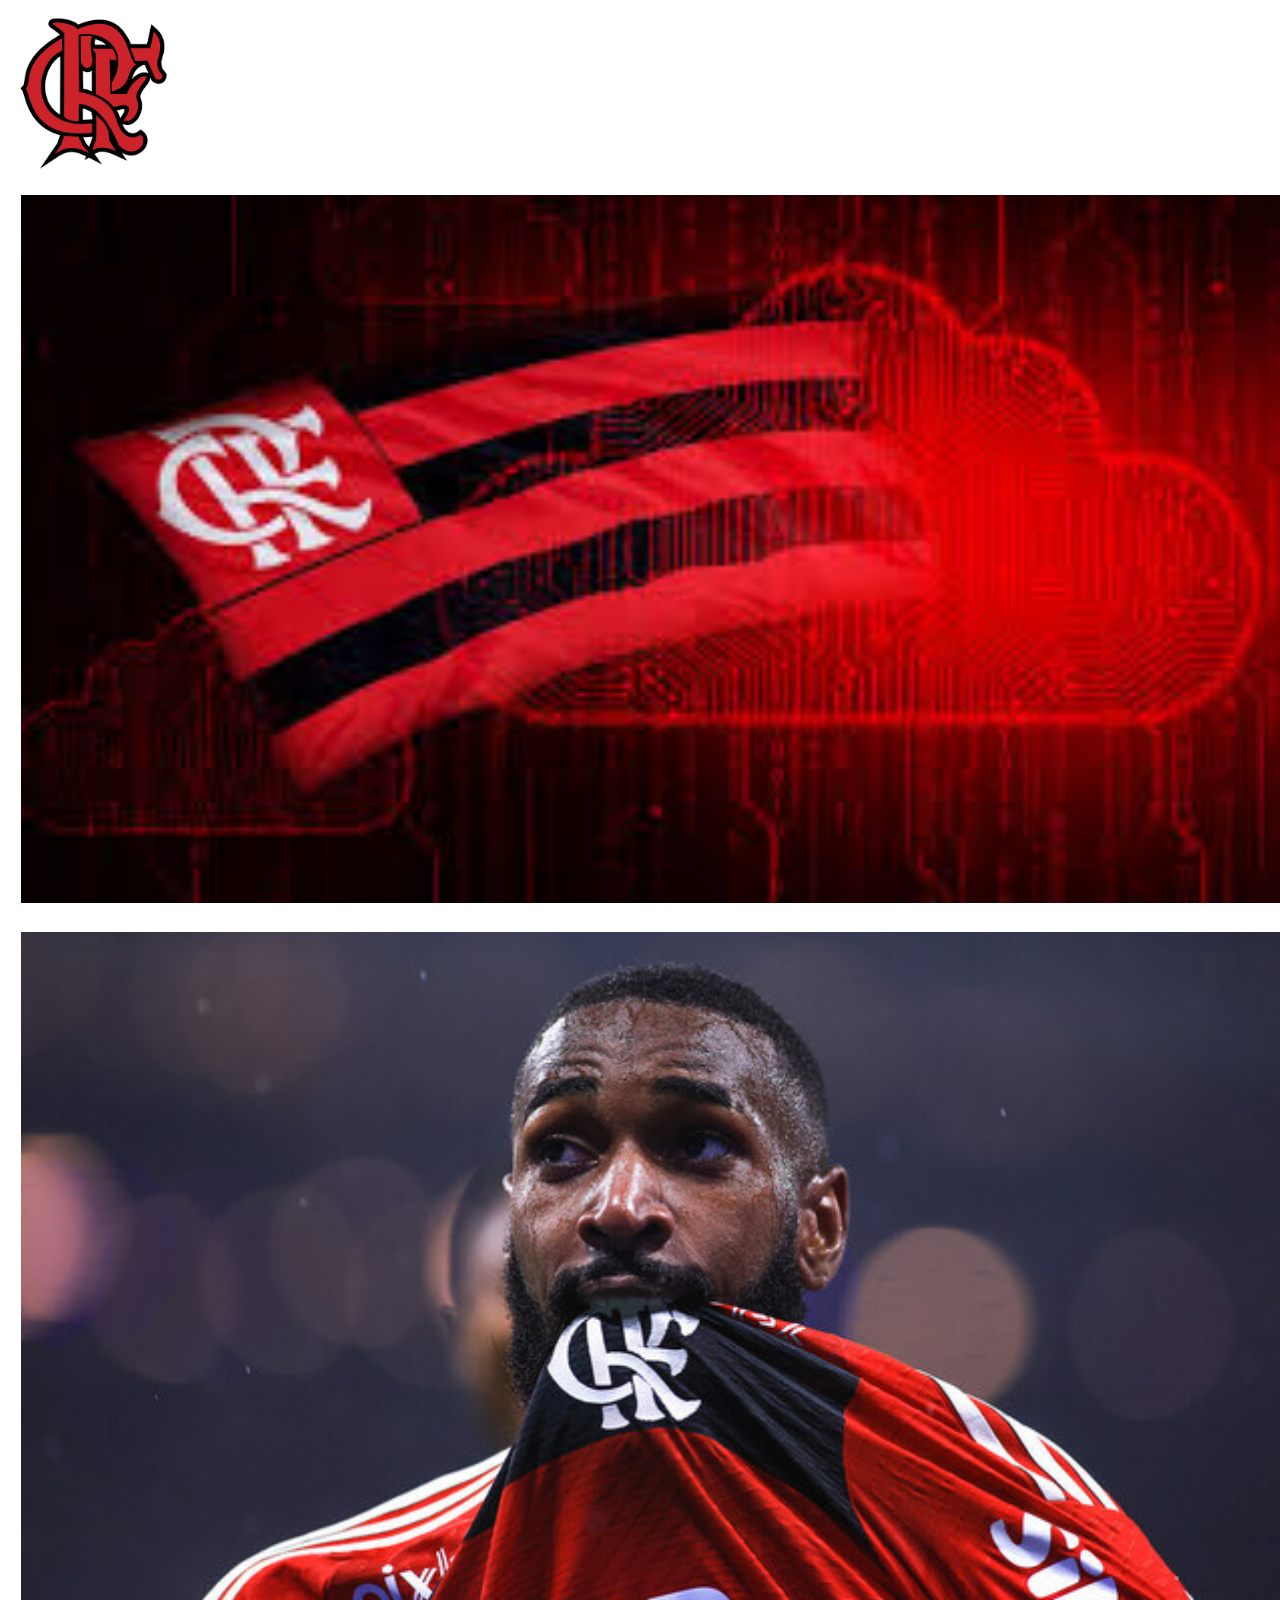
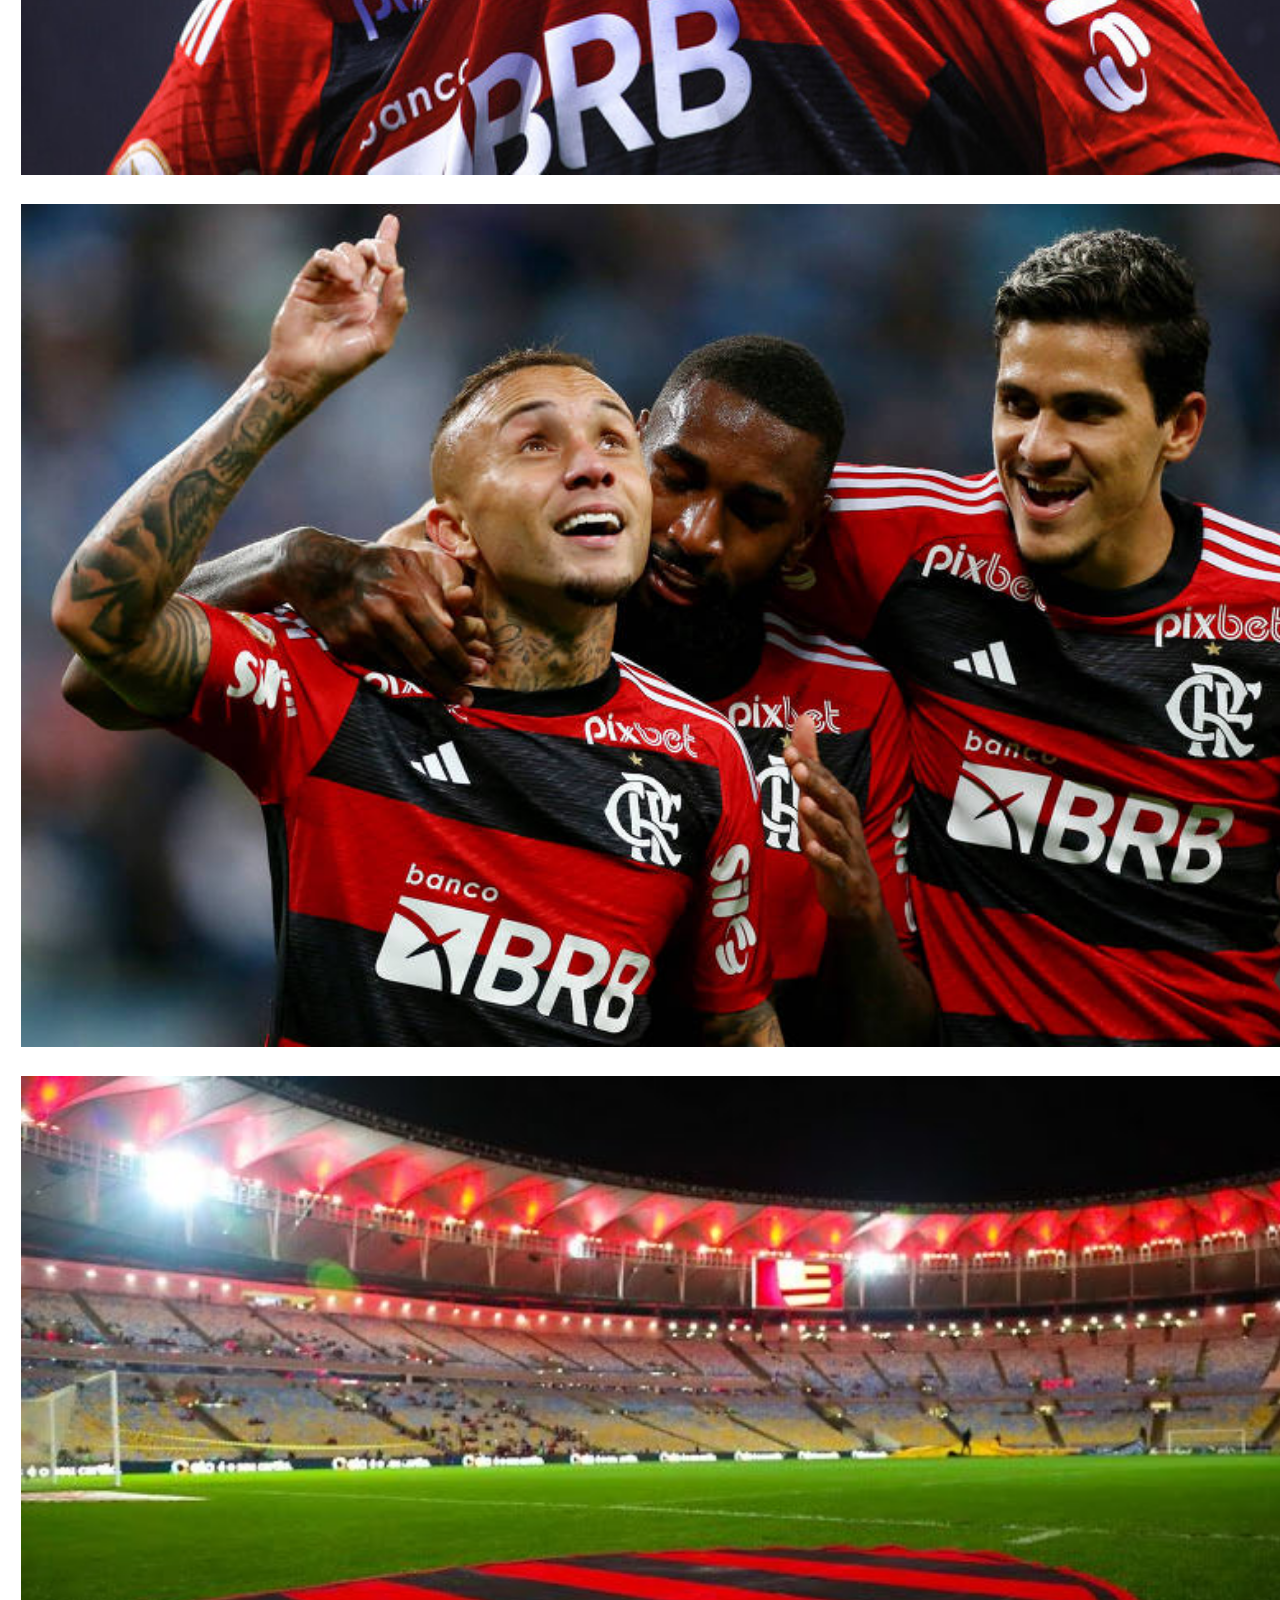
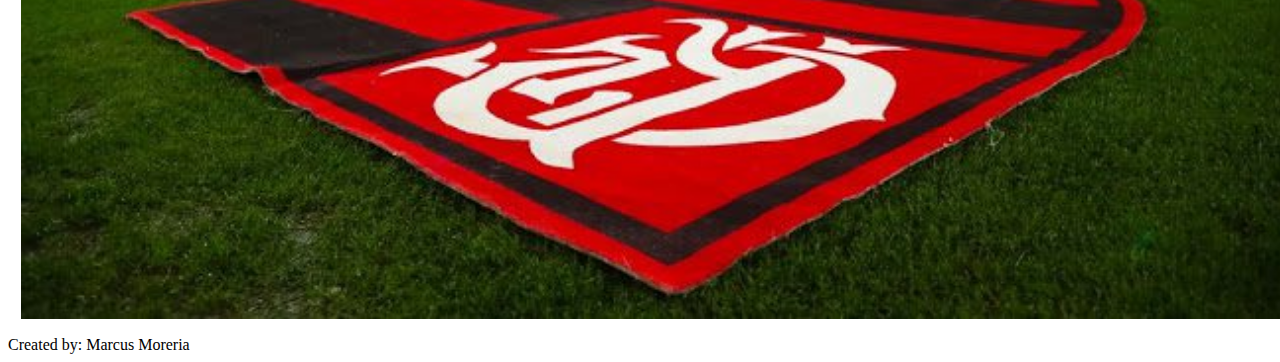
<file: atividade_img/index.html>
<!DOCTYPE html>
<html lang="pt-br">
    <head>
        <meta charset="UTF-8">
        <meta http-equiv="X-UA-Compatible" content="IE=edge">
        <meta name="viewport" content="width=device-width, initial-scale=1.0">
        <title>Document</title>

        <!-- BOOTSTRAP -->
        <link href="https://cdn.jsdelivr.net/npm/bootstrap@5.3.2/dist/css/bootstrap.min.css" rel="stylesheet" integrity="sha384-T3c6CoIi6uLrA9TneNEoa7RxnatzjcDSCmG1MXxSR1GAsXEV/Dwwykc2MPK8M2HN" crossorigin="anonymous">

        <!-- CSS -->
        <link rel="stylesheet" href="assets/css/estilo.css">

    </head>
    <body>
        <header>
            <div class="menu">
                <div class="logo col-2">
                    <img src="assets/img/logo.png" class="logo_img" alt="">
                </div>
                <div class="nav_menu col-6">
                    <a href="" class="col-4"></a>
                    <a href="" class="col-4"></a>
                    <a href="" class="col_4"></a>
                </div>
            </div>
        </header>

        <div class="container">
            <section class="galeria">
                <div class="row">
                    <div class="col-md-12">
                        <img src="assets/img/img1.jpg" alt="" class="img_" id="main-image">
                    </div>
                </div>
                <div class="row">
                    <div class="col-md-4">
                        <img src="assets/img/img2.jpeg" alt="" class="img_ bottom-image">
                    </div>
                    <div class="col-md-4">
                        <img src="assets/img/img3.jpg" alt="" class="img_ bottom-image">
                    </div>
                    <div class="col-md-4">
                        <img src="assets/img/img4.jpg" alt="" class="img_ bottom-image">
                    </div>
                </div>
            </section>
        </div>
        
        <footer>
            Created by: Marcus Moreria
        </footer>

        <!-- BOOTSTRAP -->
        <script src="https://cdn.jsdelivr.net/npm/@popperjs/core@2.11.8/dist/umd/popper.min.js" integrity="sha384-I7E8VVD/ismYTF4hNIPjVp/Zjvgyol6VFvRkX/vR+Vc4jQkC+hVqc2pM8ODewa9r" crossorigin="anonymous"></script>
        <script src="https://cdn.jsdelivr.net/npm/bootstrap@5.3.2/dist/js/bootstrap.min.js" integrity="sha384-BBtl+eGJRgqQAUMxJ7pMwbEyER4l1g+O15P+16Ep7Q9Q+zqX6gSbd85u4mG4QzX+" crossorigin="anonymous"></script>

        <!-- JS -->
        <script src="assets/js/progam.js"></script>

    </body>
</html>
</file>
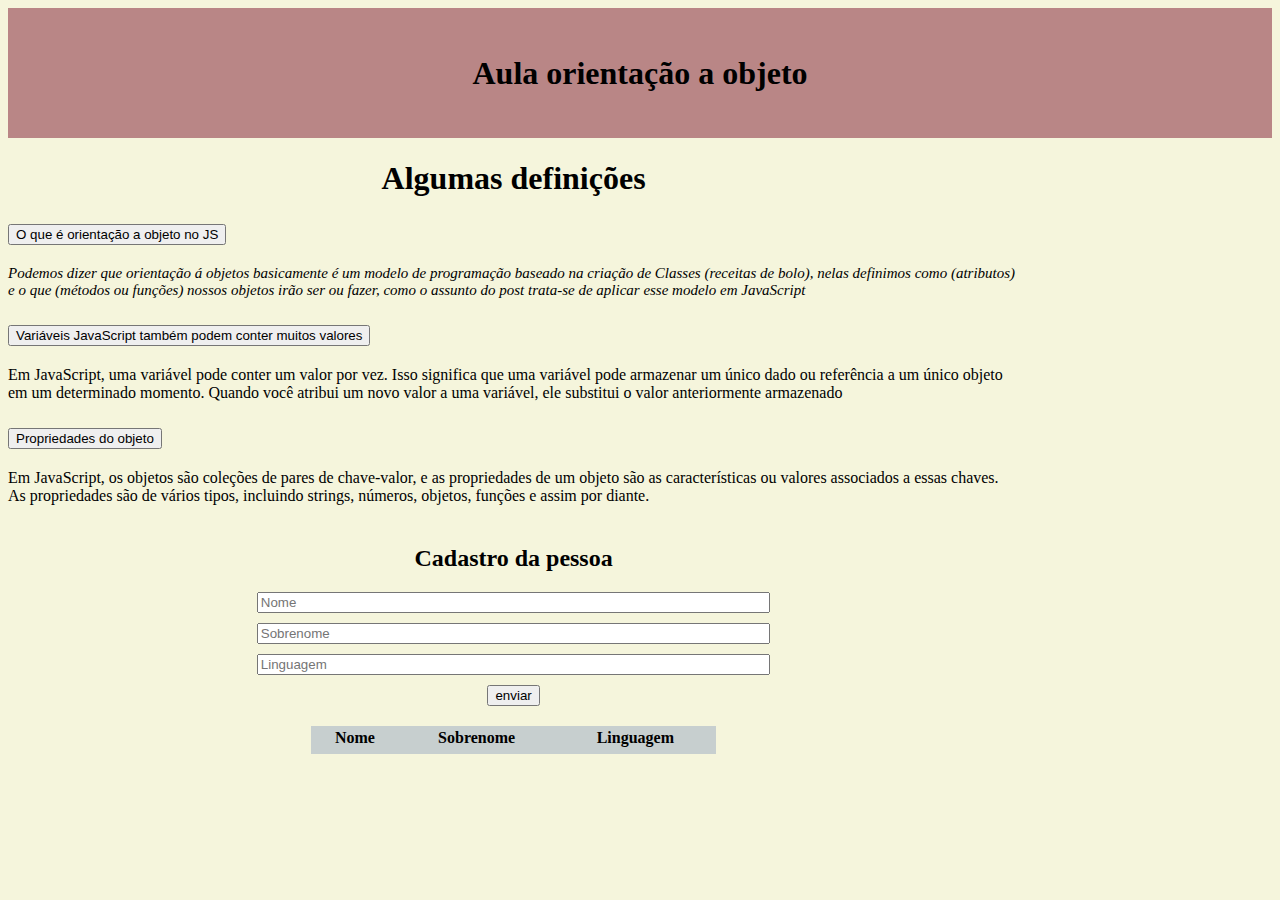
<file: atividade_orientacaoaobjeto/index.html>
<!DOCTYPE html>
<html lang="pt-br">
    <head>
        <meta charset="UTF-8">
        <meta http-equiv="X-UA-Compatible" content="IE=edge">
        <meta name="viewport" content="width=device-width, initial-scale=1.0">
        <link href="https://cdn.jsdelivr.net/npm/bootstrap@5.3.2/dist/css/bootstrap.min.css" rel="stylesheet" integrity="sha384-T3c6CoIi6uLrA9TneNEoa7RxnatzjcDSCmG1MXxSR1GAsXEV/Dwwykc2MPK8M2HN" crossorigin="anonymous">
        <script src="https://cdn.jsdelivr.net/npm/@popperjs/core@2.11.8/dist/umd/popper.min.js" integrity="sha384-I7E8VVD/ismYTF4hNIPjVp/Zjvgyol6VFvRkX/vR+Vc4jQkC+hVqc2pM8ODewa9r" crossorigin="anonymous"></script>
<script src="https://cdn.jsdelivr.net/npm/bootstrap@5.3.2/dist/js/bootstrap.min.js" integrity="sha384-BBtl+eGJRgqQAUMxJ7pMwbEyER4l1g+O15P+16Ep7Q9Q+zqX6gSbd85u4mG4QzX+" crossorigin="anonymous"></script>
        <link rel="stylesheet" href="estilo.css">
        <title>Document</title>
    </head>
    <body>
        <div class="menu">
            <div class="titulo_menu">
                <h1>Aula orientação a objeto</h1>
            </div>
        </div>

        <section class="container">

            <section class="definicao">
                <div class="titulo">
                    <h1>Algumas definições</h1>
                </div>
                <div class="accordion" id="accordionExample">
                    <div class="accordion-item">
                      <h2 class="accordion-header">
                        <button class="accordion-button" type="button" data-bs-toggle="collapse" data-bs-target="#collapseOne" aria-expanded="true" aria-controls="collapseOne">
                            O que é orientação a objeto no JS
                        </button>
                      </h2>
                      <div id="collapseOne" class="accordion-collapse collapse show" data-bs-parent="#accordionExample">
                        <div class="accordion-body">
                            <p>Podemos dizer que orientação á objetos basicamente é um modelo de programação baseado na criação de Classes (receitas de bolo), nelas definimos como (atributos) e o que (métodos ou funções) nossos objetos irão ser ou fazer, como o assunto do post trata-se de aplicar esse modelo em JavaScript</p>
                        </div>
                      </div>
                    </div>
                    <div class="accordion-item">
                      <h2 class="accordion-header">
                        <button class="accordion-button collapsed" type="button" data-bs-toggle="collapse" data-bs-target="#collapseTwo" aria-expanded="false" aria-controls="collapseTwo">
                            Variáveis JavaScript também podem conter muitos valores
                        </button>
                      </h2>
                      <div id="collapseTwo" class="accordion-collapse collapse" data-bs-parent="#accordionExample">
                        <div class="accordion-body">
                            Em JavaScript, uma variável pode conter um valor por vez. Isso significa que uma variável pode armazenar um único dado ou referência a um único objeto em um determinado momento. Quando você atribui um novo valor a uma variável, ele substitui o valor anteriormente armazenado
                        </div>
                      </div>
                    </div>
                    <div class="accordion-item">
                      <h2 class="accordion-header">
                        <button class="accordion-button collapsed" type="button" data-bs-toggle="collapse" data-bs-target="#collapseThree" aria-expanded="false" aria-controls="collapseThree">
                            Propriedades do objeto
                        </button>
                      </h2>
                      <div id="collapseThree" class="accordion-collapse collapse" data-bs-parent="#accordionExample">
                        <div class="accordion-body">
                            Em JavaScript, os objetos são coleções de pares de chave-valor, e as propriedades de um objeto são as características ou valores associados a essas chaves. As propriedades são de vários tipos, incluindo strings, números, objetos, funções e assim por diante.
                        </div>
                      </div>
                    </div>
                  </div>
            </section>

            <section class="cadastro_pessoa">
                <div class="titulo">
                    <h2>Cadastro da pessoa</h2>
                </div>
                <div class="formulario">
                    <form action="" id="personForm" class="person_form">
                        <input type="text" name="firstName" id="firstName" class="item_form" placeholder="Nome">
                        <input type="text" name="lastName" id="lastName" class="item_form" placeholder="Sobrenome">
                        <input type="text" name="language" id="language" class="item_form" placeholder="Linguagem">
                        <input type="submit" value="enviar" name="submit" onclick="e()" class="btn_form">
                    </form>
                </div>
                <div class="resultado_">
                    <table class="resultado" id="textContent">
                        <tr>
                            <th>Nome</th>
                            <th>Sobrenome</th>
                            <th>Linguagem</th>
                        </tr>
                        <tr>
                            <td id="displayFirstName"></td>
                            <td id="displayLastName"></td>
                            <td id="displayLanguage"></td>
                        </tr>
                    </table>
                </div>
                
            </section>

        </section>
        
        
        <script src="script.js"></script>

    </body>
</html>
</file>
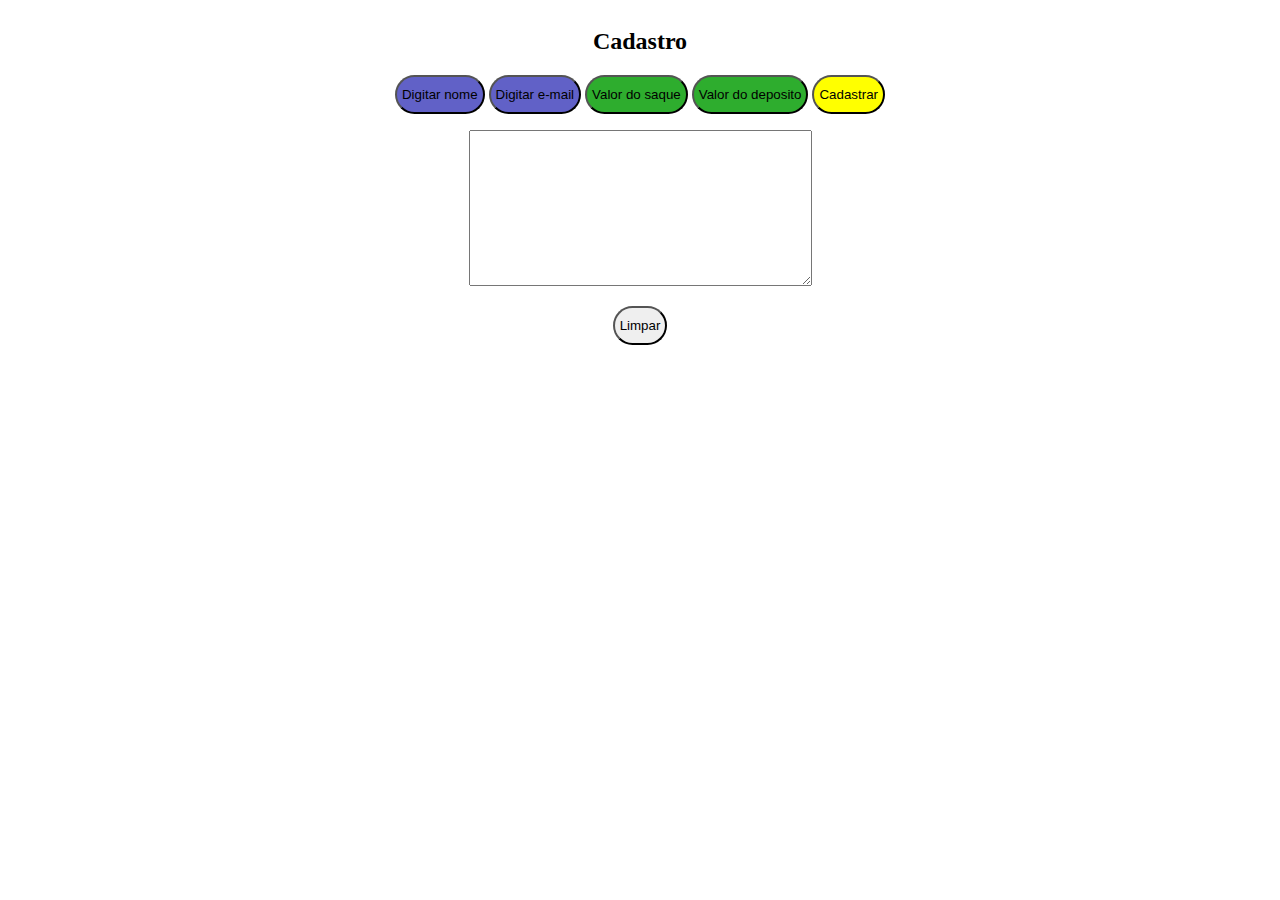
<file: aula_3/index.html>
<!DOCTYPE html>
<html lang="pt-br">
<head>
    <meta charset="UTF-8">
    <meta http-equiv="X-UA-Compatible" content="IE=edge">
    <meta name="viewport" content="width=device-width, initial-scale=1.0">
    <title>Inscrição</title>
    <script src="js/aula3.js"></script>
    <link rel="stylesheet" href="css/estilo.css">
</head>
<body>
    <form class="forms">
        <h2>Cadastro</h2>
        <div>
            <input class="botao azul" type="button" value="Digitar nome" onclick="nome=prompt('Seu nome','')">
            <input class="botao azul" type="button" value="Digitar e-mail" onclick="email=prompt('Seu e-mail','')">
            <input class="botao verde" type="button" value="Valor do saque" onclick="saque=parseInt(prompt('Quanto deseja sacar?',''))">
            <input class="botao verde" type="button" value="Valor do deposito" onclick="deposito=parseInt(prompt('Quanto deseja depositar?',''))">
            <input class="botao amarelo" type="button" value="Cadastrar" onclick="escrever(this.form.Area)">
            <p>
                <textarea id="Area" name="Area" cols="40" rows="10"></textarea>
            </p>
            <input class="botao" type="button" value="Limpar" onclick="limpar(this.form.Area)">
        </div>
    </form>
</body>
</html>
</file>
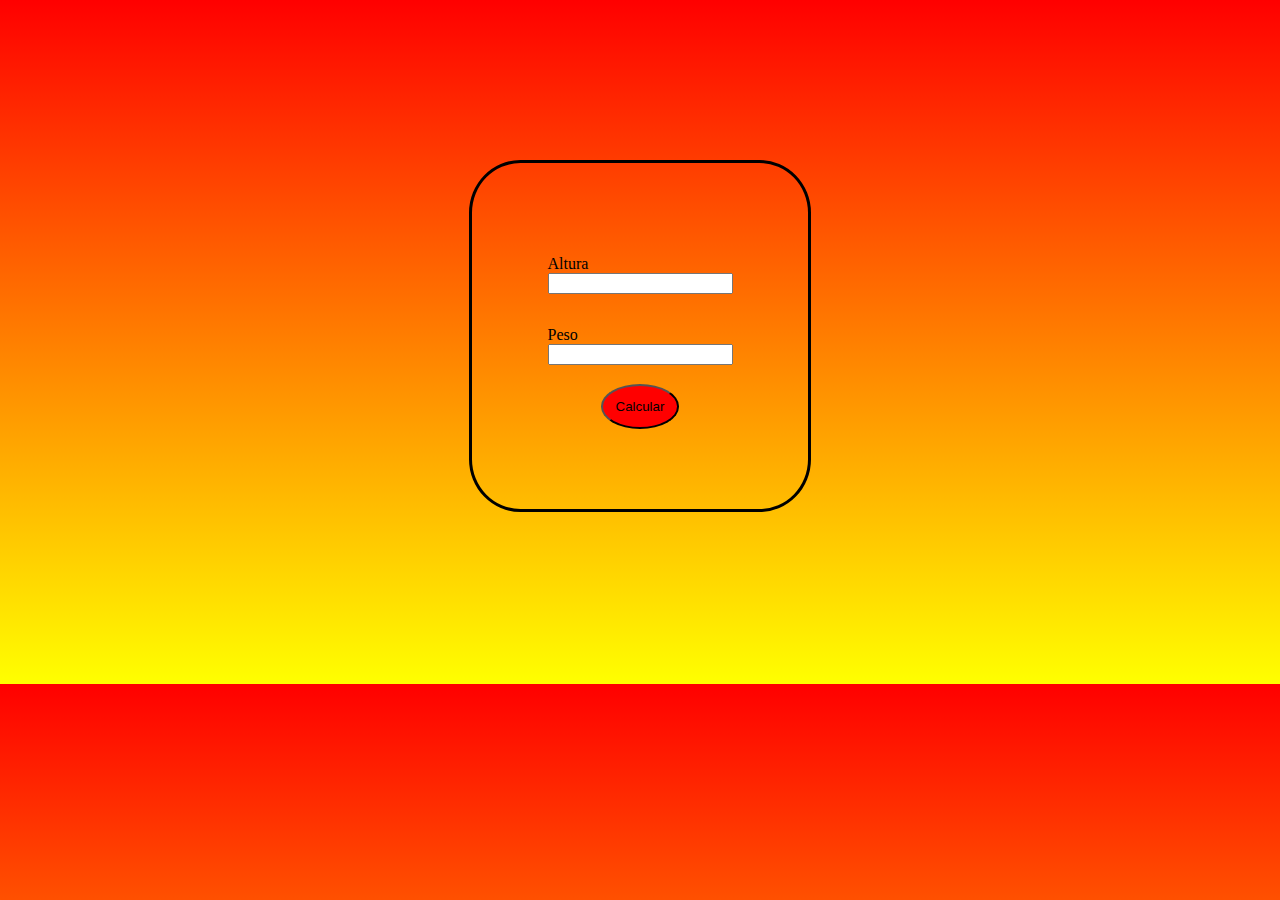
<file: condicional_retorno/index.html>
<!DOCTYPE html>
<html lang="pt-br">
    <head>
        <meta charset="UTF-8">
        <meta http-equiv="X-UA-Compatible" content="IE=edge">
        <meta name="viewport" content="width=device-width, initial-scale=1.0">
        <title>Document</title>
        <link rel="stylesheet" href="estilo.css">
    </head>
    <body>
        <div class="container">
            <form name="imcForm" class="forms" id="imcForm" action="#">
                <p>
                    Altura <br>
                    <input type="text" id="altura" name="altura">
                </p>
                <p>
                    Peso <br>
                    <input type="text" id="peso" name="peso">
                </p>
                <input type="submit" value="Calcular" class="btn" name="Enviar" onclick="calcular_imc(event)">
    
                <div id="resul"></div>
            </form>
        </div>
        <script src="imc2.js"></script>
    </body>
</html>
</file>
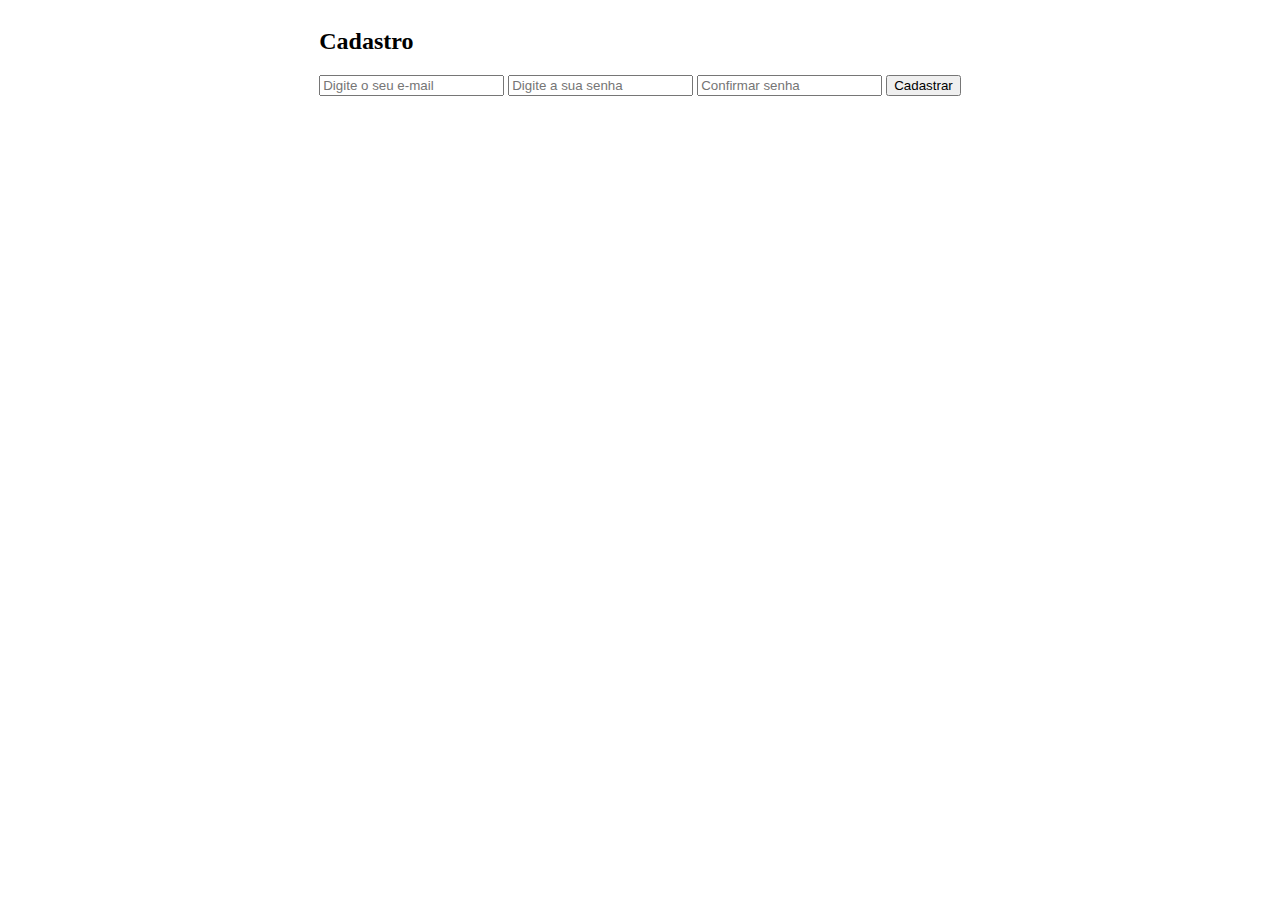
<file: aula_3/cadastro.html>
<!DOCTYPE html>
<html lang="pt-br">
<head>
    <meta charset="UTF-8">
    <meta http-equiv="X-UA-Compatible" content="IE=edge">
    <meta name="viewport" content="width=device-width, initial-scale=1.0">
    <title>Cadastro</title>
    <link rel="stylesheet" href="css/estilo.css">
    <script src="js/aula3.js"></script>
</head>
<body>
    <form>
        <h2>Cadastro</h2>
        <input type="email" placeholder="Digite o seu e-mail">
        <input type="password" placeholder="Digite a sua senha" id="senha">
        <input type="password" placeholder="Confirmar senha" id="confirmar_senha">
        <input type="button" value="Cadastrar" onclick="confirmar()">
    </form>
</body>
</html>
</file>
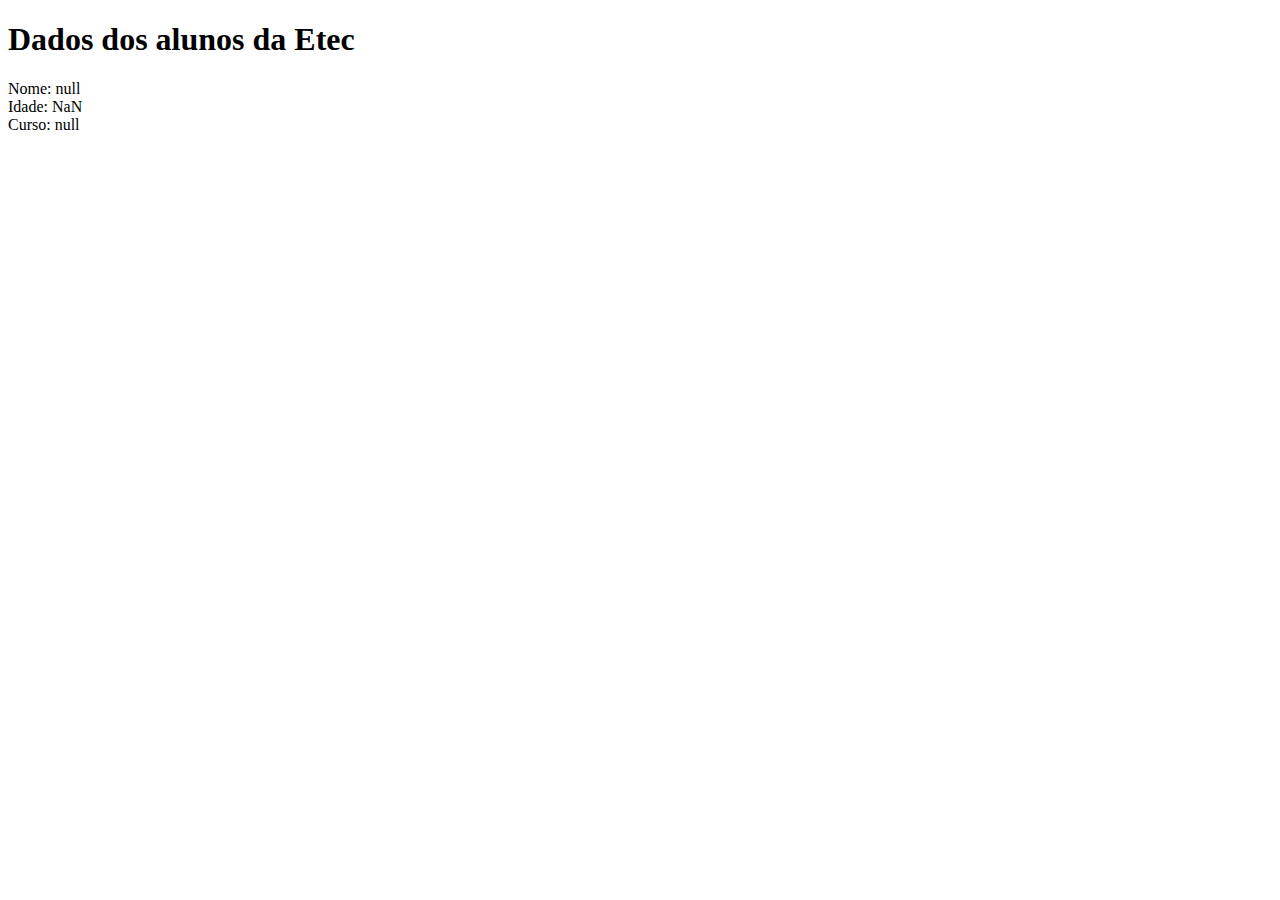
<file: DeclaraçãoVariáveis/Aula1.html>
<!DOCTYPE html>
<html lang="pt-br">
<head>
    <meta charset="UTF-8">
    <meta http-equiv="X-UA-Compatible" content="IE=edge">
    <meta name="viewport" content="width=device-width, initial-scale=1.0">
    <title>Declaração de Variáveis</title>
    <script src="Aula1.js"></script>
</head>
<body>
    <h1>Dados dos alunos da Etec</h1>
    <script>
        document.write('Nome: ' + nome + "<br>")
        document.write('Idade: ' + idade + "<br>")
        document.write('Curso: ' + curso + "<br>")
    </script>
</body>
</html>
</file>
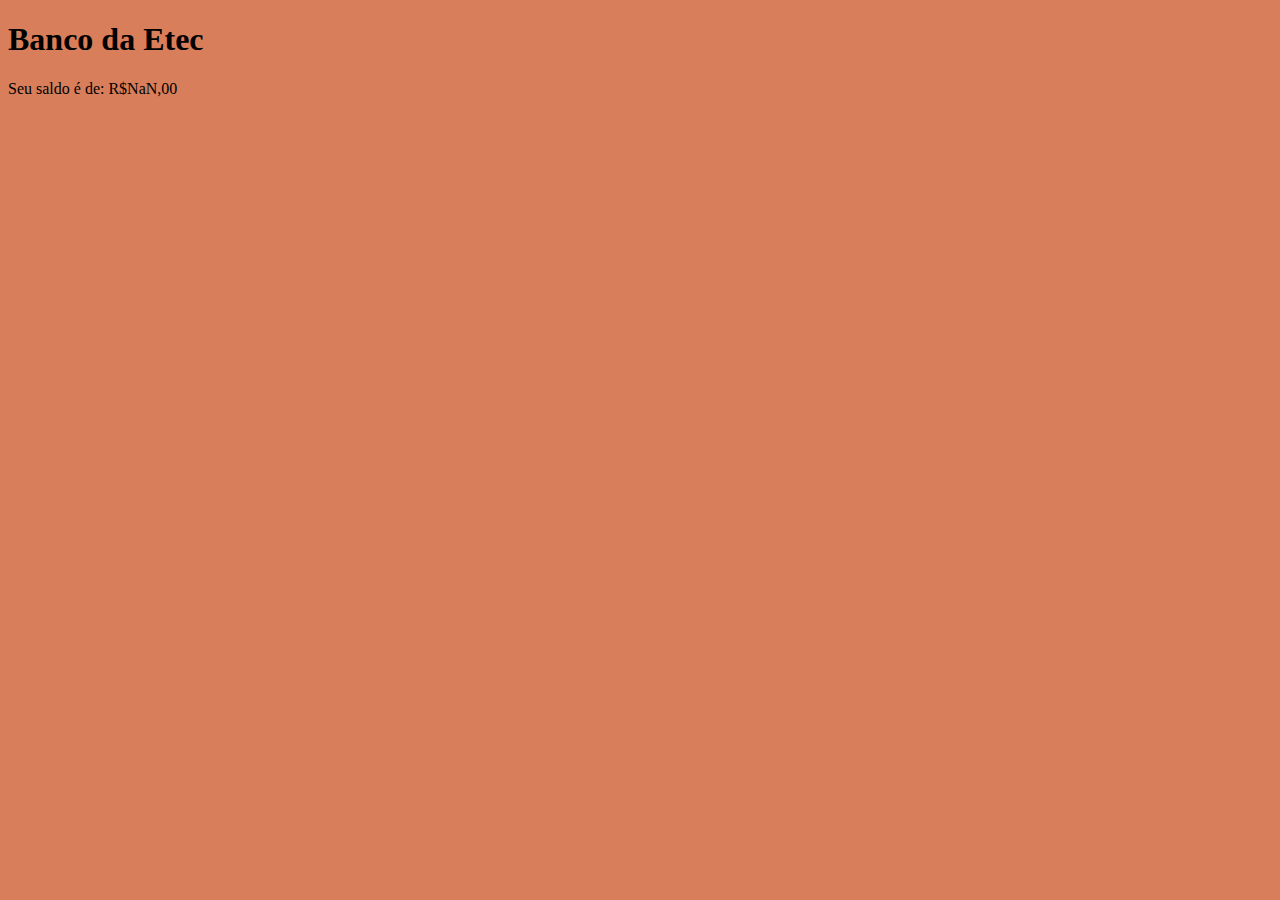
<file: Funcoes/funcoes.html>
<!DOCTYPE html>
<html lang="en">
<head>
    <meta charset="UTF-8">
    <meta name="viewport" content="width=device-width, initial-scale=1.0">
    <title>Funções</title>
    <script src="funcoes.js"></script>
    <link rel="stylesheet" href="estilo.css">
</head>
<body>
    <H1>Banco da Etec</H1>
    <script>
        dadosacesso()

        valor = parseInt(prompt("Digite o valor que deseja sacar: "))
        saque(valor)
    </script>
</body>
</html>
</file>
<file: atividade_img/assets/css/estilo.css>
.img_{
    width: 100%;
    padding: 1%;
}
.logo_img{
    width: 15%;
}
.menu{
    width: 90%;
}
</file>
<file: atividade_orientacaoaobjeto/estilo.css>
.formulário{
    display: flex;
}

.container{
    width: 80%;
}
.menu{
    background-color: rgb(185, 134, 134);
}
body{
    background-color: beige;
}
p{
   font-size: 15px;
   font-style:italic;
}
.titulo_menu{
    text-align: center;
    padding: 2%;
}
.titulo{
    text-align: center;
    margin-top: 2%;
}
.explicacao{
    margin-top: 2%;
}
.formulario{
    text-align: center;
    display: flex;
}
.person_form{
    display: flex;
    flex-direction: column;
    gap: 10px;
    width: 100%;
    align-items: center;
}
.item_form{
    width: 50%;
}
.resultado{
    margin: 2%;
    background-color: rgb(199, 207, 207);
    text-align: center;
    width: 40%;
}
.resultado_{
    width: 100%;
    display: flex;
    justify-content: center;
}
.cadastro_pessoa{
    display: flex;
    flex-direction: column;
    text-align: center;
}
</file>
<file: aula_3/css/estilo.css>
body{
    display: flex;
    justify-content: center;
}
.forms{
    display: flex;
    flex-direction: column;
    text-align: center;
}
.botao{
    padding: 10px 5px 10px 5px;
    border-radius: 25px;
}

/* CORES */
.azul{
    background-color: rgb(97, 97, 199);
}
.amarelo{
    background-color: yellow;
}
.verde{
    background-color: rgb(46, 173, 46);
}
</file>
<file: condicional_retorno/estilo.css>
body{
    background-image: linear-gradient(red, yellow);
}
.container{
    display: flex;
    justify-content: center;
    width: 100%;
    height: 100%;
}
.forms{
    display: flex;
    flex-direction: column;
    align-items: center;
    margin-top: 12%;
    margin-bottom: 13%;
    border: solid 3px black;
    padding: 6%;
    border-radius: 15%;
}
.btn{
    background-color: red;
    padding: 7%;
    margin: 2%;
    border-radius: 50%;
    transition-duration: 0.8s;
}
.btn:hover{
    background-color: yellow;
}
</file>
<file: Funcoes/estilo.css>
body{
    background-color: rgb(216, 126, 90);
}
</file>
